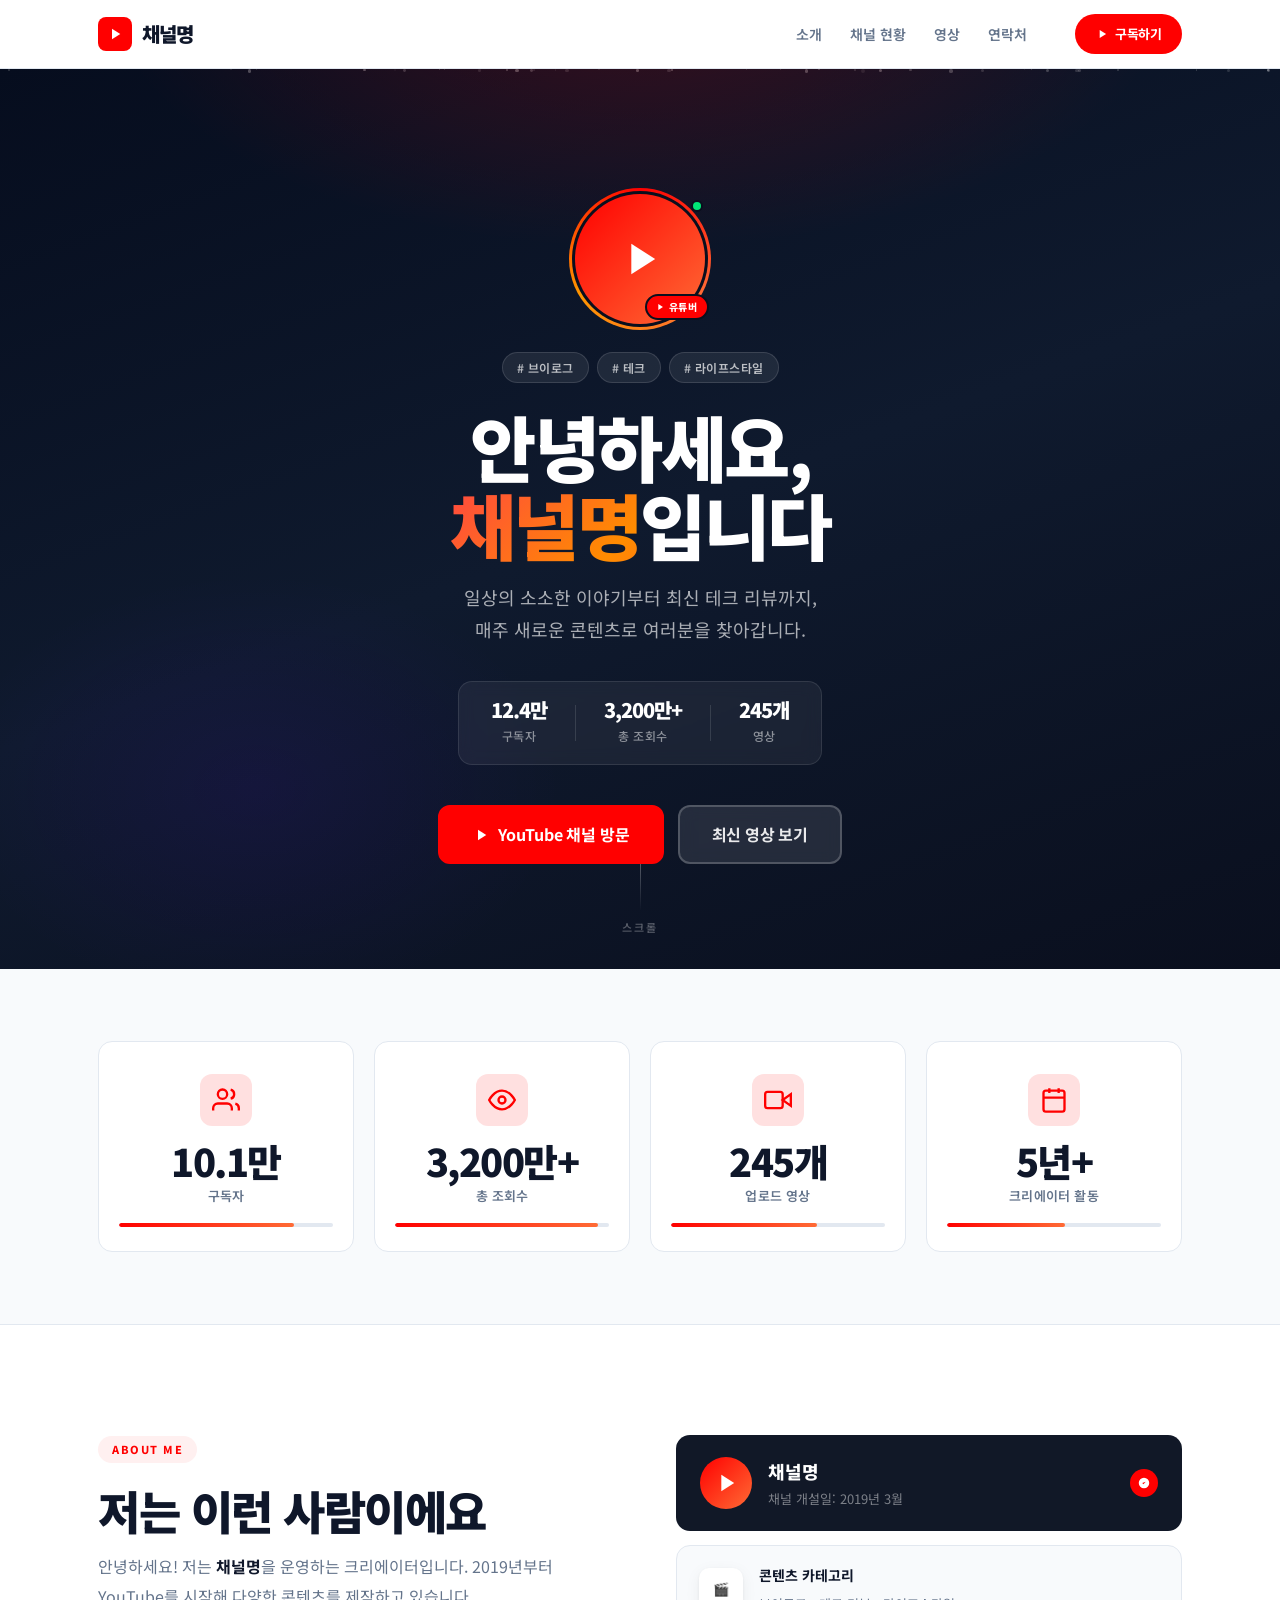
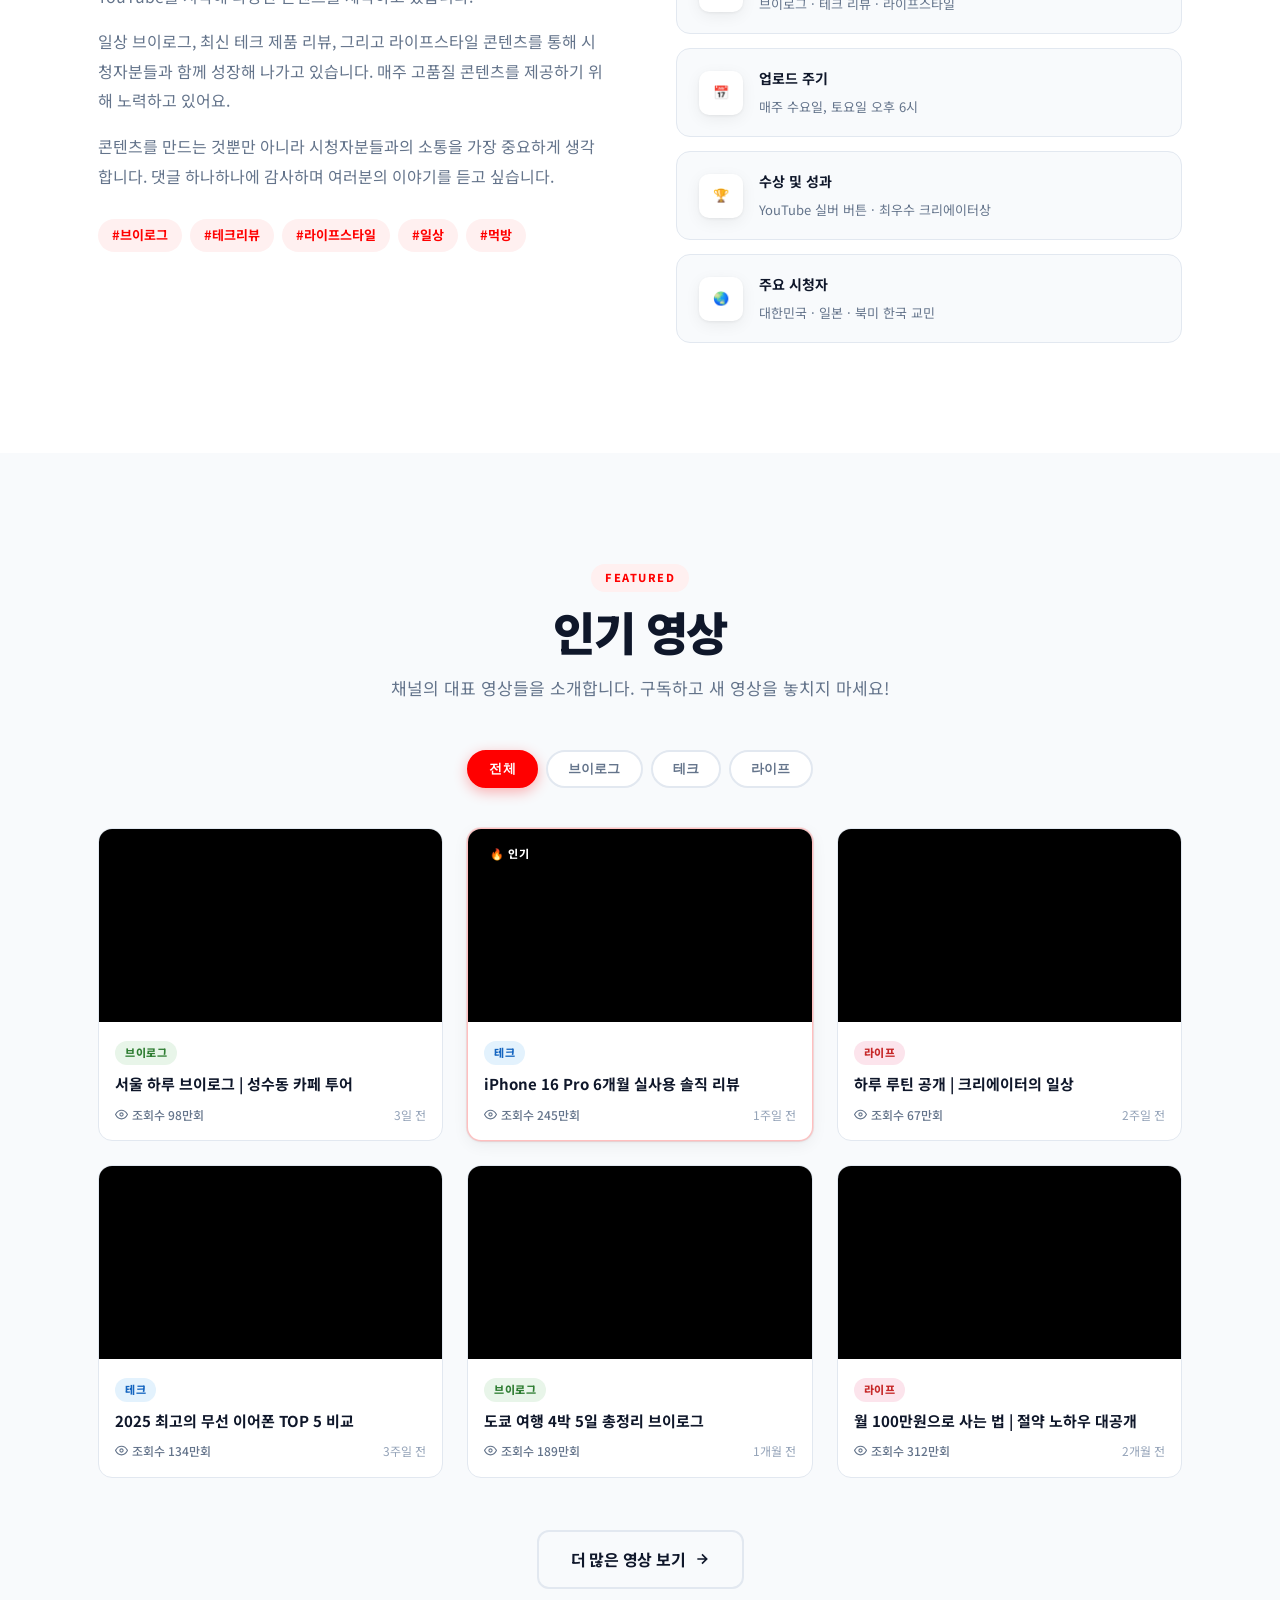
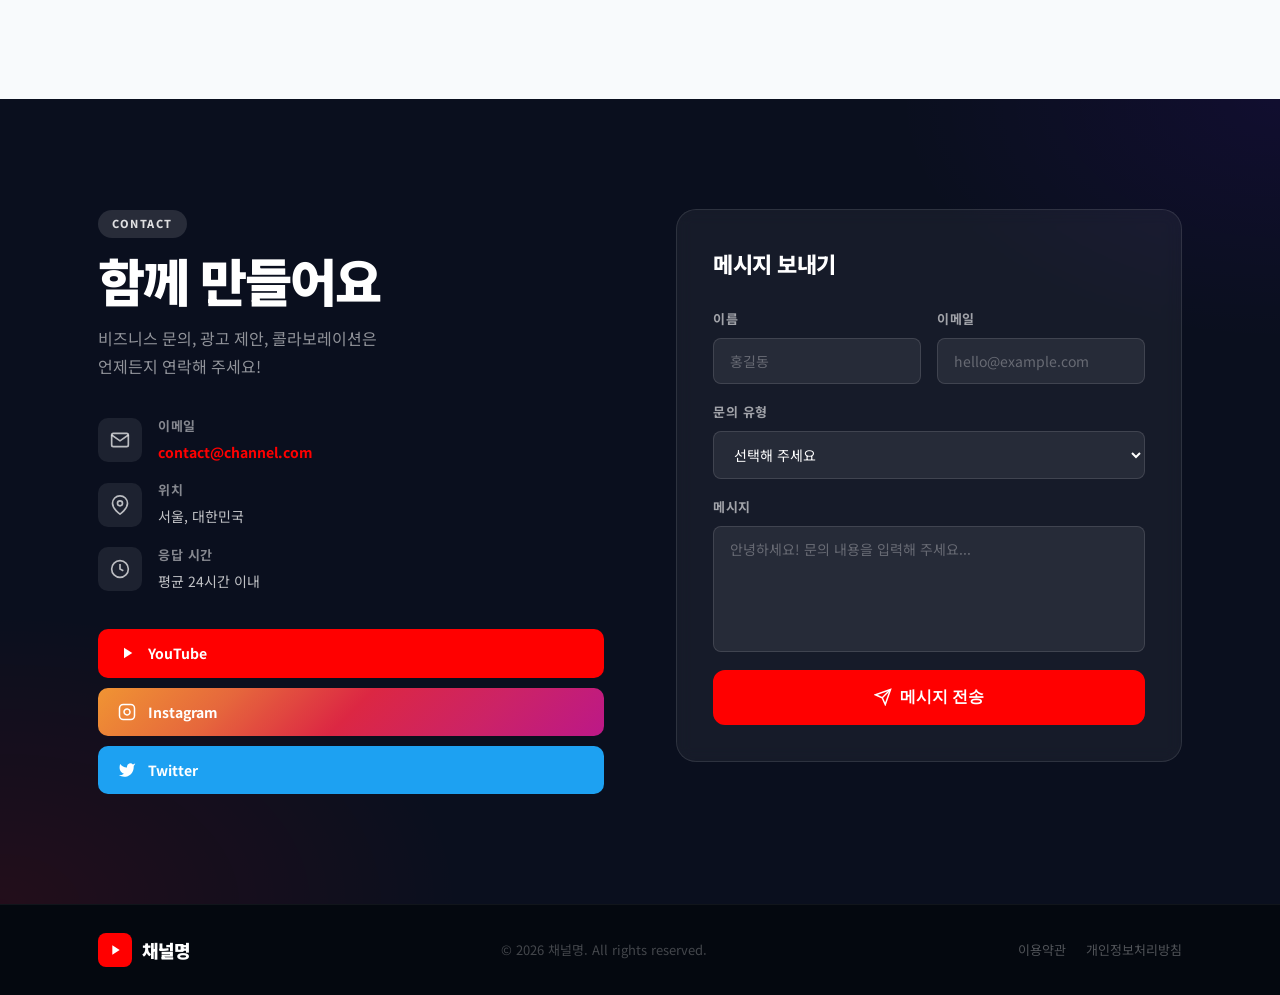
<file: index.html>
<!DOCTYPE html>
<html lang="ko">
<head>
  <meta charset="UTF-8" />
  <meta name="viewport" content="width=device-width, initial-scale=1.0" />
  <title>크리에이터 채널 - YouTube 포트폴리오</title>
  <link rel="stylesheet" href="style.css" />
  <link rel="preconnect" href="https://fonts.googleapis.com" />
  <link rel="preconnect" href="https://fonts.gstatic.com" crossorigin />
  <link href="https://fonts.googleapis.com/css2?family=Noto+Sans+KR:wght@400;500;700;900&display=swap" rel="stylesheet" />
</head>
<body>

  <!-- Scroll Progress Bar -->
  <div class="scroll-progress" id="scrollProgress"></div>

  <!-- Navigation -->
  <nav class="nav" id="nav">
    <div class="container nav-inner">
      <a href="#" class="logo">
        <div class="logo-icon-wrap">
          <svg viewBox="0 0 24 24" fill="currentColor" width="18" height="18"><path d="M8 5v14l11-7z"/></svg>
        </div>
        <span>채널명</span>
      </a>
      <ul class="nav-links" id="navLinks">
        <li><a href="#about" class="nav-link">소개</a></li>
        <li><a href="#stats" class="nav-link">채널 현황</a></li>
        <li><a href="#videos" class="nav-link">영상</a></li>
        <li><a href="#contact" class="nav-link">연락처</a></li>
      </ul>
      <div class="nav-right">
        <a href="https://youtube.com/@채널명" target="_blank" class="btn btn-subscribe">
          <svg viewBox="0 0 24 24" fill="currentColor" width="14" height="14"><path d="M8 5v14l11-7z"/></svg>
          구독하기
        </a>
        <button class="hamburger" id="hamburger" aria-label="메뉴">
          <span></span><span></span><span></span>
        </button>
      </div>
    </div>
  </nav>

  <!-- Hero -->
  <section class="hero" id="hero">
    <div class="hero-particles" id="heroParticles"></div>
    <div class="hero-glow"></div>
    <div class="container hero-inner">
      <div class="hero-content" data-aos="fade-up">
        <div class="profile-wrapper">
          <div class="profile-ring"></div>
          <div class="profile-avatar">
            <svg viewBox="0 0 24 24" fill="currentColor" width="52" height="52"><path d="M8 5v14l11-7z"/></svg>
          </div>
          <div class="profile-badge">
            <svg viewBox="0 0 24 24" fill="currentColor" width="10" height="10"><path d="M8 5v14l11-7z"/></svg>
            유튜버
          </div>
          <div class="live-dot" title="활동 중"></div>
        </div>

        <div class="hero-tags">
          <span class="hero-tag"># 브이로그</span>
          <span class="hero-tag"># 테크</span>
          <span class="hero-tag"># 라이프스타일</span>
        </div>

        <h1 class="hero-title">
          안녕하세요,<br />
          <span class="highlight gradient-text">채널명</span>입니다
        </h1>

        <p class="hero-desc">
          일상의 소소한 이야기부터 최신 테크 리뷰까지,<br />
          매주 새로운 콘텐츠로 여러분을 찾아갑니다.
        </p>

        <div class="hero-quick-stats">
          <div class="quick-stat">
            <strong>12.4만</strong>
            <span>구독자</span>
          </div>
          <div class="quick-stat-divider"></div>
          <div class="quick-stat">
            <strong>3,200만+</strong>
            <span>총 조회수</span>
          </div>
          <div class="quick-stat-divider"></div>
          <div class="quick-stat">
            <strong>245개</strong>
            <span>영상</span>
          </div>
        </div>

        <div class="hero-cta">
          <a href="https://youtube.com/@채널명" target="_blank" class="btn btn-primary btn-lg">
            <svg viewBox="0 0 24 24" fill="currentColor" width="18" height="18"><path d="M8 5v14l11-7z"/></svg>
            YouTube 채널 방문
          </a>
          <a href="#videos" class="btn btn-glass btn-lg">최신 영상 보기</a>
        </div>
      </div>
    </div>

    <div class="hero-scroll-hint">
      <div class="scroll-line"></div>
      <span>스크롤</span>
    </div>
  </section>

  <!-- Stats -->
  <section id="stats" class="stats">
    <div class="container">
      <div class="stats-grid">
        <div class="stat-card" data-aos="fade-up" data-aos-delay="0">
          <div class="stat-icon">
            <svg viewBox="0 0 24 24" fill="none" stroke="currentColor" stroke-width="2" width="28" height="28">
              <path d="M17 21v-2a4 4 0 0 0-4-4H5a4 4 0 0 0-4 4v2"></path>
              <circle cx="9" cy="7" r="4"></circle>
              <path d="M23 21v-2a4 4 0 0 0-3-3.87"></path>
              <path d="M16 3.13a4 4 0 0 1 0 7.75"></path>
            </svg>
          </div>
          <div class="stat-number" data-count="124000" data-suffix="만" data-format="wan">12.4만</div>
          <div class="stat-label">구독자</div>
          <div class="stat-bar"><div class="stat-bar-fill" style="width:82%"></div></div>
        </div>

        <div class="stat-card" data-aos="fade-up" data-aos-delay="80">
          <div class="stat-icon">
            <svg viewBox="0 0 24 24" fill="none" stroke="currentColor" stroke-width="2" width="28" height="28">
              <path d="M1 12s4-8 11-8 11 8 11 8-4 8-11 8-11-8-11-8z"></path>
              <circle cx="12" cy="12" r="3"></circle>
            </svg>
          </div>
          <div class="stat-number" data-count="3200" data-suffix="만+" data-format="exact">3,200만+</div>
          <div class="stat-label">총 조회수</div>
          <div class="stat-bar"><div class="stat-bar-fill" style="width:95%"></div></div>
        </div>

        <div class="stat-card" data-aos="fade-up" data-aos-delay="160">
          <div class="stat-icon">
            <svg viewBox="0 0 24 24" fill="none" stroke="currentColor" stroke-width="2" width="28" height="28">
              <polygon points="23 7 16 12 23 17 23 7"></polygon>
              <rect x="1" y="5" width="15" height="14" rx="2" ry="2"></rect>
            </svg>
          </div>
          <div class="stat-number" data-count="245" data-suffix="개" data-format="exact">245개</div>
          <div class="stat-label">업로드 영상</div>
          <div class="stat-bar"><div class="stat-bar-fill" style="width:68%"></div></div>
        </div>

        <div class="stat-card" data-aos="fade-up" data-aos-delay="240">
          <div class="stat-icon">
            <svg viewBox="0 0 24 24" fill="none" stroke="currentColor" stroke-width="2" width="28" height="28">
              <rect x="3" y="4" width="18" height="18" rx="2" ry="2"></rect>
              <line x1="16" y1="2" x2="16" y2="6"></line>
              <line x1="8" y1="2" x2="8" y2="6"></line>
              <line x1="3" y1="10" x2="21" y2="10"></line>
            </svg>
          </div>
          <div class="stat-number" data-count="5" data-suffix="년+" data-format="exact">5년+</div>
          <div class="stat-label">크리에이터 활동</div>
          <div class="stat-bar"><div class="stat-bar-fill" style="width:55%"></div></div>
        </div>
      </div>
    </div>
  </section>

  <!-- About -->
  <section id="about" class="about">
    <div class="container about-inner">
      <div class="about-text" data-aos="fade-right">
        <span class="section-tag">About Me</span>
        <h2 class="section-title">저는 이런 사람이에요</h2>
        <p>안녕하세요! 저는 <strong>채널명</strong>을 운영하는 크리에이터입니다. 2019년부터 YouTube를 시작해 다양한 콘텐츠를 제작하고 있습니다.</p>
        <p>일상 브이로그, 최신 테크 제품 리뷰, 그리고 라이프스타일 콘텐츠를 통해 시청자분들과 함께 성장해 나가고 있습니다. 매주 고품질 콘텐츠를 제공하기 위해 노력하고 있어요.</p>
        <p>콘텐츠를 만드는 것뿐만 아니라 시청자분들과의 소통을 가장 중요하게 생각합니다. 댓글 하나하나에 감사하며 여러분의 이야기를 듣고 싶습니다.</p>
        <div class="about-tags">
          <span class="tag">#브이로그</span>
          <span class="tag">#테크리뷰</span>
          <span class="tag">#라이프스타일</span>
          <span class="tag">#일상</span>
          <span class="tag">#먹방</span>
        </div>
      </div>

      <div class="about-right" data-aos="fade-left">
        <div class="about-card">
          <div class="about-avatar-lg">
            <svg viewBox="0 0 24 24" fill="currentColor" width="28" height="28"><path d="M8 5v14l11-7z"/></svg>
          </div>
          <div class="about-card-info">
            <strong>채널명</strong>
            <span>채널 개설일: 2019년 3월</span>
          </div>
          <div class="verified-badge" title="인증된 채널">
            <svg viewBox="0 0 24 24" fill="currentColor" width="14" height="14"><path d="M9 12l2 2 4-4m6 2a9 9 0 11-18 0 9 9 0 0118 0z"/></svg>
          </div>
        </div>

        <div class="about-fact" data-aos="fade-left" data-aos-delay="100">
          <span class="fact-icon">🎬</span>
          <div>
            <strong>콘텐츠 카테고리</strong>
            <span>브이로그 · 테크 리뷰 · 라이프스타일</span>
          </div>
        </div>

        <div class="about-fact" data-aos="fade-left" data-aos-delay="180">
          <span class="fact-icon">📅</span>
          <div>
            <strong>업로드 주기</strong>
            <span>매주 수요일, 토요일 오후 6시</span>
          </div>
        </div>

        <div class="about-fact" data-aos="fade-left" data-aos-delay="260">
          <span class="fact-icon">🏆</span>
          <div>
            <strong>수상 및 성과</strong>
            <span>YouTube 실버 버튼 · 최우수 크리에이터상</span>
          </div>
        </div>

        <div class="about-fact" data-aos="fade-left" data-aos-delay="340">
          <span class="fact-icon">🌏</span>
          <div>
            <strong>주요 시청자</strong>
            <span>대한민국 · 일본 · 북미 한국 교민</span>
          </div>
        </div>
      </div>
    </div>
  </section>

  <!-- Featured Videos -->
  <section id="videos" class="videos">
    <div class="container">
      <div class="section-header" data-aos="fade-up">
        <span class="section-tag">Featured</span>
        <h2 class="section-title">인기 영상</h2>
        <p class="section-desc">채널의 대표 영상들을 소개합니다. 구독하고 새 영상을 놓치지 마세요!</p>
      </div>

      <!-- Video Filter Tabs -->
      <div class="video-filters" data-aos="fade-up">
        <button class="filter-btn active" data-filter="all">전체</button>
        <button class="filter-btn" data-filter="vlog">브이로그</button>
        <button class="filter-btn" data-filter="tech">테크</button>
        <button class="filter-btn" data-filter="lifestyle">라이프</button>
      </div>

      <div class="videos-grid" id="videosGrid">

        <!-- Video Card 1 -->
        <div class="video-card" data-category="vlog" data-aos="fade-up" data-aos-delay="0">
          <div class="video-thumb">
            <iframe
              src="https://www.youtube.com/embed/dQw4w9WgXcQ"
              title="서울 하루 브이로그 | 성수동 카페 투어"
              frameborder="0"
              allow="accelerometer; autoplay; clipboard-write; encrypted-media; gyroscope; picture-in-picture"
              allowfullscreen
              loading="lazy">
            </iframe>
          </div>
          <div class="video-info">
            <div class="video-category-badge vlog">브이로그</div>
            <h3 class="video-title">서울 하루 브이로그 | 성수동 카페 투어</h3>
            <div class="video-meta-row">
              <span class="video-views">
                <svg viewBox="0 0 24 24" fill="none" stroke="currentColor" stroke-width="2" width="13" height="13"><path d="M1 12s4-8 11-8 11 8 11 8-4 8-11 8-11-8-11-8z"/><circle cx="12" cy="12" r="3"/></svg>
                조회수 98만회
              </span>
              <span class="video-date">3일 전</span>
            </div>
          </div>
        </div>

        <!-- Video Card 2 -->
        <div class="video-card featured" data-category="tech" data-aos="fade-up" data-aos-delay="80">
          <div class="featured-label">🔥 인기</div>
          <div class="video-thumb">
            <iframe
              src="https://www.youtube.com/embed/dQw4w9WgXcQ"
              title="iPhone 16 Pro 6개월 실사용 솔직 리뷰"
              frameborder="0"
              allow="accelerometer; autoplay; clipboard-write; encrypted-media; gyroscope; picture-in-picture"
              allowfullscreen
              loading="lazy">
            </iframe>
          </div>
          <div class="video-info">
            <div class="video-category-badge tech">테크</div>
            <h3 class="video-title">iPhone 16 Pro 6개월 실사용 솔직 리뷰</h3>
            <div class="video-meta-row">
              <span class="video-views">
                <svg viewBox="0 0 24 24" fill="none" stroke="currentColor" stroke-width="2" width="13" height="13"><path d="M1 12s4-8 11-8 11 8 11 8-4 8-11 8-11-8-11-8z"/><circle cx="12" cy="12" r="3"/></svg>
                조회수 245만회
              </span>
              <span class="video-date">1주일 전</span>
            </div>
          </div>
        </div>

        <!-- Video Card 3 -->
        <div class="video-card" data-category="lifestyle" data-aos="fade-up" data-aos-delay="160">
          <div class="video-thumb">
            <iframe
              src="https://www.youtube.com/embed/dQw4w9WgXcQ"
              title="하루 루틴 공개 | 크리에이터의 일상"
              frameborder="0"
              allow="accelerometer; autoplay; clipboard-write; encrypted-media; gyroscope; picture-in-picture"
              allowfullscreen
              loading="lazy">
            </iframe>
          </div>
          <div class="video-info">
            <div class="video-category-badge lifestyle">라이프</div>
            <h3 class="video-title">하루 루틴 공개 | 크리에이터의 일상</h3>
            <div class="video-meta-row">
              <span class="video-views">
                <svg viewBox="0 0 24 24" fill="none" stroke="currentColor" stroke-width="2" width="13" height="13"><path d="M1 12s4-8 11-8 11 8 11 8-4 8-11 8-11-8-11-8z"/><circle cx="12" cy="12" r="3"/></svg>
                조회수 67만회
              </span>
              <span class="video-date">2주일 전</span>
            </div>
          </div>
        </div>

        <!-- Video Card 4 -->
        <div class="video-card" data-category="tech" data-aos="fade-up" data-aos-delay="0">
          <div class="video-thumb">
            <iframe
              src="https://www.youtube.com/embed/dQw4w9WgXcQ"
              title="2025 최고의 무선 이어폰 TOP 5 비교"
              frameborder="0"
              allow="accelerometer; autoplay; clipboard-write; encrypted-media; gyroscope; picture-in-picture"
              allowfullscreen
              loading="lazy">
            </iframe>
          </div>
          <div class="video-info">
            <div class="video-category-badge tech">테크</div>
            <h3 class="video-title">2025 최고의 무선 이어폰 TOP 5 비교</h3>
            <div class="video-meta-row">
              <span class="video-views">
                <svg viewBox="0 0 24 24" fill="none" stroke="currentColor" stroke-width="2" width="13" height="13"><path d="M1 12s4-8 11-8 11 8 11 8-4 8-11 8-11-8-11-8z"/><circle cx="12" cy="12" r="3"/></svg>
                조회수 134만회
              </span>
              <span class="video-date">3주일 전</span>
            </div>
          </div>
        </div>

        <!-- Video Card 5 -->
        <div class="video-card" data-category="vlog" data-aos="fade-up" data-aos-delay="80">
          <div class="video-thumb">
            <iframe
              src="https://www.youtube.com/embed/dQw4w9WgXcQ"
              title="도쿄 여행 4박 5일 총정리 브이로그"
              frameborder="0"
              allow="accelerometer; autoplay; clipboard-write; encrypted-media; gyroscope; picture-in-picture"
              allowfullscreen
              loading="lazy">
            </iframe>
          </div>
          <div class="video-info">
            <div class="video-category-badge vlog">브이로그</div>
            <h3 class="video-title">도쿄 여행 4박 5일 총정리 브이로그</h3>
            <div class="video-meta-row">
              <span class="video-views">
                <svg viewBox="0 0 24 24" fill="none" stroke="currentColor" stroke-width="2" width="13" height="13"><path d="M1 12s4-8 11-8 11 8 11 8-4 8-11 8-11-8-11-8z"/><circle cx="12" cy="12" r="3"/></svg>
                조회수 189만회
              </span>
              <span class="video-date">1개월 전</span>
            </div>
          </div>
        </div>

        <!-- Video Card 6 -->
        <div class="video-card" data-category="lifestyle" data-aos="fade-up" data-aos-delay="160">
          <div class="video-thumb">
            <iframe
              src="https://www.youtube.com/embed/dQw4w9WgXcQ"
              title="월 100만원으로 사는 법 | 절약 노하우 대공개"
              frameborder="0"
              allow="accelerometer; autoplay; clipboard-write; encrypted-media; gyroscope; picture-in-picture"
              allowfullscreen
              loading="lazy">
            </iframe>
          </div>
          <div class="video-info">
            <div class="video-category-badge lifestyle">라이프</div>
            <h3 class="video-title">월 100만원으로 사는 법 | 절약 노하우 대공개</h3>
            <div class="video-meta-row">
              <span class="video-views">
                <svg viewBox="0 0 24 24" fill="none" stroke="currentColor" stroke-width="2" width="13" height="13"><path d="M1 12s4-8 11-8 11 8 11 8-4 8-11 8-11-8-11-8z"/><circle cx="12" cy="12" r="3"/></svg>
                조회수 312만회
              </span>
              <span class="video-date">2개월 전</span>
            </div>
          </div>
        </div>

      </div>

      <div class="videos-more" data-aos="fade-up">
        <a href="https://youtube.com/@채널명" target="_blank" class="btn btn-outline btn-lg">
          더 많은 영상 보기
          <svg viewBox="0 0 24 24" fill="none" stroke="currentColor" stroke-width="2.5" width="16" height="16"><path d="M5 12h14M12 5l7 7-7 7"/></svg>
        </a>
      </div>
    </div>
  </section>

  <!-- Contact -->
  <section id="contact" class="contact">
    <div class="contact-bg-pattern"></div>
    <div class="container contact-inner">

      <div class="contact-left" data-aos="fade-right">
        <span class="section-tag light">Contact</span>
        <h2 class="contact-title">함께 만들어요</h2>
        <p class="contact-desc">비즈니스 문의, 광고 제안, 콜라보레이션은<br />언제든지 연락해 주세요!</p>

        <div class="contact-info-list">
          <div class="contact-info-item">
            <div class="contact-info-icon">
              <svg viewBox="0 0 24 24" fill="none" stroke="currentColor" stroke-width="2" width="20" height="20"><path d="M4 4h16c1.1 0 2 .9 2 2v12c0 1.1-.9 2-2 2H4c-1.1 0-2-.9-2-2V6c0-1.1.9-2 2-2z"/><polyline points="22,6 12,13 2,6"/></svg>
            </div>
            <div>
              <strong>이메일</strong>
              <a href="mailto:contact@channel.com" class="contact-link">contact@channel.com</a>
            </div>
          </div>
          <div class="contact-info-item">
            <div class="contact-info-icon">
              <svg viewBox="0 0 24 24" fill="none" stroke="currentColor" stroke-width="2" width="20" height="20"><path d="M21 10c0 7-9 13-9 13s-9-6-9-13a9 9 0 0 1 18 0z"/><circle cx="12" cy="10" r="3"/></svg>
            </div>
            <div>
              <strong>위치</strong>
              <span>서울, 대한민국</span>
            </div>
          </div>
          <div class="contact-info-item">
            <div class="contact-info-icon">
              <svg viewBox="0 0 24 24" fill="none" stroke="currentColor" stroke-width="2" width="20" height="20"><circle cx="12" cy="12" r="10"/><polyline points="12 6 12 12 16 14"/></svg>
            </div>
            <div>
              <strong>응답 시간</strong>
              <span>평균 24시간 이내</span>
            </div>
          </div>
        </div>

        <div class="social-links">
          <a href="https://youtube.com/@채널명" target="_blank" class="social-btn youtube">
            <svg viewBox="0 0 24 24" fill="currentColor" width="18" height="18"><path d="M8 5v14l11-7z"/></svg>
            YouTube
          </a>
          <a href="https://instagram.com/채널명" target="_blank" class="social-btn instagram">
            <svg viewBox="0 0 24 24" fill="none" stroke="currentColor" stroke-width="2" width="18" height="18"><rect x="2" y="2" width="20" height="20" rx="5" ry="5"/><path d="M16 11.37A4 4 0 1 1 12.63 8 4 4 0 0 1 16 11.37z"/><line x1="17.5" y1="6.5" x2="17.51" y2="6.5"/></svg>
            Instagram
          </a>
          <a href="https://twitter.com/채널명" target="_blank" class="social-btn twitter">
            <svg viewBox="0 0 24 24" fill="currentColor" width="18" height="18"><path d="M23 3a10.9 10.9 0 0 1-3.14 1.53 4.48 4.48 0 0 0-7.86 3v1A10.66 10.66 0 0 1 3 4s-4 9 5 13a11.64 11.64 0 0 1-7 2c9 5 20 0 20-11.5a4.5 4.5 0 0 0-.08-.83A7.72 7.72 0 0 0 23 3z"/></svg>
            Twitter
          </a>
        </div>
      </div>

      <div class="contact-right" data-aos="fade-left">
        <form class="contact-form" id="contactForm" novalidate>
          <h3 class="form-title">메시지 보내기</h3>
          <div class="form-row">
            <div class="form-group">
              <label for="name">이름</label>
              <input type="text" id="name" name="name" placeholder="홍길동" required />
            </div>
            <div class="form-group">
              <label for="email">이메일</label>
              <input type="email" id="email" name="email" placeholder="hello@example.com" required />
            </div>
          </div>
          <div class="form-group">
            <label for="subject">문의 유형</label>
            <select id="subject" name="subject">
              <option value="">선택해 주세요</option>
              <option value="business">비즈니스 제안</option>
              <option value="collab">콜라보레이션</option>
              <option value="ad">광고 문의</option>
              <option value="other">기타</option>
            </select>
          </div>
          <div class="form-group">
            <label for="message">메시지</label>
            <textarea id="message" name="message" rows="5" placeholder="안녕하세요! 문의 내용을 입력해 주세요..." required></textarea>
          </div>
          <button type="submit" class="btn btn-primary btn-lg btn-full" id="submitBtn">
            <svg viewBox="0 0 24 24" fill="none" stroke="currentColor" stroke-width="2" width="18" height="18"><line x1="22" y1="2" x2="11" y2="13"/><polygon points="22 2 15 22 11 13 2 9 22 2"/></svg>
            메시지 전송
          </button>
          <div class="form-success" id="formSuccess" style="display:none">
            <svg viewBox="0 0 24 24" fill="none" stroke="currentColor" stroke-width="2.5" width="24" height="24"><polyline points="20 6 9 17 4 12"/></svg>
            메시지가 성공적으로 전송되었습니다!
          </div>
        </form>
      </div>

    </div>
  </section>

  <!-- Footer -->
  <footer class="footer">
    <div class="container footer-inner">
      <a href="#" class="logo footer-logo">
        <div class="logo-icon-wrap">
          <svg viewBox="0 0 24 24" fill="currentColor" width="16" height="16"><path d="M8 5v14l11-7z"/></svg>
        </div>
        채널명
      </a>
      <p class="footer-copy">© 2026 채널명. All rights reserved.</p>
      <div class="footer-links">
        <a href="#">이용약관</a>
        <a href="#">개인정보처리방침</a>
      </div>
    </div>
  </footer>

  <script src="app.js"></script>
</body>
</html>
</file>
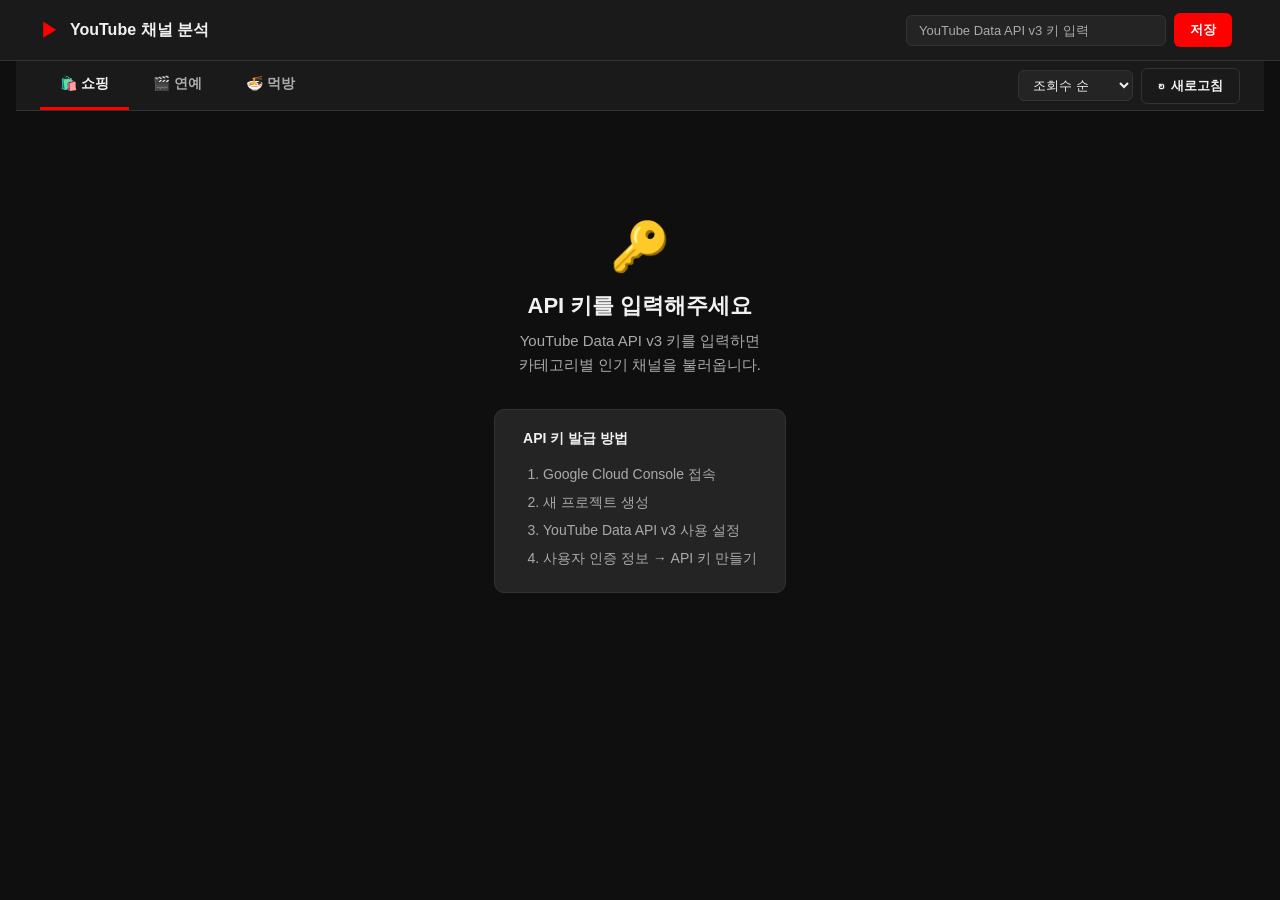
<file: youtube/index.html>
<!DOCTYPE html>
<html lang="ko">
<head>
  <meta charset="UTF-8" />
  <meta name="viewport" content="width=device-width, initial-scale=1.0" />
  <title>YouTube 채널 일별 조회수 대시보드</title>
  <link rel="stylesheet" href="style.css" />
</head>
<body>

  <div class="app">
    <!-- Header -->
    <header class="header">
      <div class="header-inner">
        <div class="header-left">
          <span class="logo-icon">▶</span>
          <h1 class="header-title">YouTube 채널 분석</h1>
        </div>
        <div class="api-key-area">
          <input type="password" id="apiKeyInput" class="api-input" placeholder="YouTube Data API v3 키 입력" />
          <button id="saveKeyBtn" class="btn btn-primary">저장</button>
          <span id="keyStatus" class="key-status"></span>
        </div>
      </div>
    </header>

    <!-- Category Tabs -->
    <div class="tabs-bar">
      <div class="tabs">
        <button class="tab active" data-category="쇼핑" data-query="쇼핑 추천 하울">🛍️ 쇼핑</button>
        <button class="tab" data-category="연예" data-query="연예인 예능 드라마">🎬 연예</button>
        <button class="tab" data-category="먹방" data-query="먹방 맛집">🍜 먹방</button>
      </div>
      <div class="tab-actions">
        <select id="sortSelect" class="sort-select">
          <option value="viewCount">조회수 순</option>
          <option value="subscriberCount">구독자 순</option>
          <option value="dailyChange">일별 증가 순</option>
        </select>
        <button id="refreshBtn" class="btn btn-outline">
          <span id="refreshIcon">↻</span> 새로고침
        </button>
      </div>
    </div>

    <!-- Stats Bar -->
    <div class="stats-bar" id="statsBar" style="display:none">
      <div class="stat-item">
        <span class="stat-label">분석 채널 수</span>
        <span class="stat-value" id="totalChannels">0</span>
      </div>
      <div class="stat-item">
        <span class="stat-label">마지막 업데이트</span>
        <span class="stat-value" id="lastUpdated">-</span>
      </div>
      <div class="stat-item">
        <span class="stat-label">일별 변화 추적</span>
        <span class="stat-value" id="trackingStatus">-</span>
      </div>
    </div>

    <!-- Main Content -->
    <main class="main">
      <!-- Empty State -->
      <div id="emptyState" class="empty-state">
        <div class="empty-icon">🔑</div>
        <h2>API 키를 입력해주세요</h2>
        <p>YouTube Data API v3 키를 입력하면<br/>카테고리별 인기 채널을 불러옵니다.</p>
        <div class="api-guide">
          <strong>API 키 발급 방법</strong>
          <ol>
            <li>Google Cloud Console 접속</li>
            <li>새 프로젝트 생성</li>
            <li>YouTube Data API v3 사용 설정</li>
            <li>사용자 인증 정보 → API 키 만들기</li>
          </ol>
        </div>
      </div>

      <!-- Loading -->
      <div id="loadingState" class="loading-state" style="display:none">
        <div class="spinner"></div>
        <p>채널 데이터를 불러오는 중...</p>
      </div>

      <!-- Error -->
      <div id="errorState" class="error-state" style="display:none">
        <div class="error-icon">⚠️</div>
        <h2 id="errorTitle">오류가 발생했습니다</h2>
        <p id="errorMsg"></p>
        <button class="btn btn-primary" onclick="retryFetch()">다시 시도</button>
      </div>

      <!-- Channel Grid -->
      <div id="channelGrid" class="channel-grid" style="display:none"></div>
    </main>
  </div>

  <script src="app.js"></script>
</body>
</html>
</file>
<file: style.css>
/* ===== Reset & Base ===== */
*, *::before, *::after { box-sizing: border-box; margin: 0; padding: 0; }

:root {
  --red: #ff0000;
  --red-dark: #cc0000;
  --red-mid: #e60000;
  --red-light: #fff0f0;
  --red-alpha: rgba(255, 0, 0, .12);
  --text: #0f172a;
  --text-muted: #64748b;
  --text-faint: #94a3b8;
  --border: #e2e8f0;
  --border-hover: #cbd5e1;
  --bg: #ffffff;
  --bg-subtle: #f8fafc;
  --bg-card: #ffffff;
  --bg-dark: #0a0f1e;
  --bg-dark-2: #111827;
  --radius: 14px;
  --radius-sm: 8px;
  --radius-lg: 20px;
  --shadow: 0 1px 3px rgba(0,0,0,.06), 0 4px 16px rgba(0,0,0,.06);
  --shadow-md: 0 4px 20px rgba(0,0,0,.1);
  --shadow-lg: 0 12px 40px rgba(0,0,0,.14);
  --shadow-red: 0 8px 32px rgba(255,0,0,.25);
  --transition: .25s cubic-bezier(.4, 0, .2, 1);
}

html { scroll-behavior: smooth; }

body {
  font-family: 'Noto Sans KR', -apple-system, BlinkMacSystemFont, 'Segoe UI', sans-serif;
  color: var(--text);
  background: var(--bg);
  line-height: 1.6;
  -webkit-font-smoothing: antialiased;
  overflow-x: hidden;
}

.container { max-width: 1140px; margin: 0 auto; padding: 0 28px; }

/* ===== Scroll Progress ===== */
.scroll-progress {
  position: fixed;
  top: 0;
  left: 0;
  height: 3px;
  width: 0%;
  background: linear-gradient(90deg, var(--red), #ff6b35, var(--red));
  background-size: 200% 100%;
  z-index: 9999;
  transition: width .1s linear;
  animation: shimmer 2s infinite linear;
}
@keyframes shimmer {
  0% { background-position: -200% 0; }
  100% { background-position: 200% 0; }
}

/* ===== Buttons ===== */
.btn {
  display: inline-flex;
  align-items: center;
  justify-content: center;
  gap: 8px;
  padding: 11px 22px;
  border-radius: 10px;
  font-size: 14px;
  font-weight: 700;
  text-decoration: none;
  cursor: pointer;
  transition: all var(--transition);
  border: 2px solid transparent;
  white-space: nowrap;
  letter-spacing: -.2px;
}
.btn-primary {
  background: var(--red);
  color: #fff;
  border-color: var(--red);
}
.btn-primary:hover {
  background: var(--red-dark);
  border-color: var(--red-dark);
  transform: translateY(-2px);
  box-shadow: var(--shadow-red);
}
.btn-outline {
  background: transparent;
  color: var(--text);
  border-color: var(--border);
}
.btn-outline:hover {
  border-color: var(--text);
  background: var(--bg-subtle);
  transform: translateY(-2px);
}
.btn-glass {
  background: rgba(255,255,255,.1);
  color: rgba(255,255,255,.9);
  border-color: rgba(255,255,255,.2);
  backdrop-filter: blur(8px);
}
.btn-glass:hover {
  background: rgba(255,255,255,.2);
  border-color: rgba(255,255,255,.4);
  color: #fff;
  transform: translateY(-2px);
}
.btn-subscribe {
  display: inline-flex;
  align-items: center;
  gap: 6px;
  background: var(--red);
  color: #fff;
  border-radius: 100px;
  padding: 8px 18px;
  font-size: 13px;
  font-weight: 700;
  text-decoration: none;
  transition: all var(--transition);
}
.btn-subscribe:hover {
  background: var(--red-dark);
  transform: translateY(-1px);
  box-shadow: 0 4px 16px rgba(255,0,0,.35);
}
.btn-lg { padding: 15px 32px; font-size: 16px; border-radius: 12px; }
.btn-full { width: 100%; }

/* ===== Nav ===== */
.nav {
  position: sticky;
  top: 0;
  z-index: 1000;
  background: rgba(255,255,255,.92);
  backdrop-filter: blur(16px);
  -webkit-backdrop-filter: blur(16px);
  border-bottom: 1px solid var(--border);
  transition: box-shadow var(--transition);
}
.nav.scrolled {
  box-shadow: 0 4px 24px rgba(0,0,0,.08);
}
.nav-inner {
  display: flex;
  align-items: center;
  height: 68px;
  gap: 36px;
}
.logo {
  display: flex;
  align-items: center;
  gap: 10px;
  font-size: 20px;
  font-weight: 900;
  color: var(--text);
  text-decoration: none;
  letter-spacing: -1px;
  flex-shrink: 0;
}
.logo-icon-wrap {
  width: 34px;
  height: 34px;
  background: var(--red);
  border-radius: 8px;
  display: flex;
  align-items: center;
  justify-content: center;
  color: #fff;
  flex-shrink: 0;
  transition: transform var(--transition);
}
.logo:hover .logo-icon-wrap {
  transform: scale(1.05) rotate(-3deg);
}
.nav-links {
  display: flex;
  gap: 4px;
  list-style: none;
  margin-left: auto;
}
.nav-link {
  display: block;
  color: var(--text-muted);
  text-decoration: none;
  font-size: 14px;
  font-weight: 600;
  padding: 6px 12px;
  border-radius: var(--radius-sm);
  transition: all var(--transition);
}
.nav-link:hover, .nav-link.active {
  color: var(--text);
  background: var(--bg-subtle);
}
.nav-link.active { color: var(--red); }

.nav-right {
  display: flex;
  align-items: center;
  gap: 12px;
  flex-shrink: 0;
}
.hamburger {
  display: none;
  flex-direction: column;
  gap: 5px;
  background: none;
  border: none;
  cursor: pointer;
  padding: 6px;
  border-radius: 8px;
  transition: background var(--transition);
}
.hamburger:hover { background: var(--bg-subtle); }
.hamburger span {
  display: block;
  width: 22px;
  height: 2px;
  background: var(--text);
  border-radius: 2px;
  transition: all var(--transition);
}
.hamburger.open span:nth-child(1) { transform: translateY(7px) rotate(45deg); }
.hamburger.open span:nth-child(2) { opacity: 0; }
.hamburger.open span:nth-child(3) { transform: translateY(-7px) rotate(-45deg); }

/* ===== Hero ===== */
.hero {
  position: relative;
  padding: 120px 0 100px;
  background: linear-gradient(160deg, #060d1e 0%, #0f1a2e 50%, #0a0f1e 100%);
  overflow: hidden;
  text-align: center;
  min-height: 100vh;
  display: flex;
  flex-direction: column;
  justify-content: center;
}
.hero-particles {
  position: absolute;
  inset: 0;
  pointer-events: none;
  overflow: hidden;
}
.particle {
  position: absolute;
  width: 2px;
  height: 2px;
  background: rgba(255, 255, 255, .5);
  border-radius: 50%;
  animation: floatParticle linear infinite;
}
@keyframes floatParticle {
  0% { transform: translateY(100vh) rotate(0deg); opacity: 0; }
  10% { opacity: 1; }
  90% { opacity: 1; }
  100% { transform: translateY(-100px) rotate(720deg); opacity: 0; }
}
.hero-glow {
  position: absolute;
  inset: 0;
  background:
    radial-gradient(ellipse 70% 50% at 50% -10%, rgba(255,0,0,.2) 0%, transparent 60%),
    radial-gradient(ellipse 40% 40% at 20% 80%, rgba(100, 0, 255, .08) 0%, transparent 60%);
  pointer-events: none;
}
.hero-inner {
  position: relative;
  z-index: 1;
  display: flex;
  flex-direction: column;
  align-items: center;
}
.hero-content { max-width: 680px; }

/* Profile */
.profile-wrapper {
  position: relative;
  width: 130px;
  height: 130px;
  margin: 0 auto 28px;
}
.profile-ring {
  position: absolute;
  inset: -6px;
  border-radius: 50%;
  background: conic-gradient(from 0deg, var(--red), #ff6b35, #ff9500, var(--red));
  animation: rotatering 4s linear infinite;
}
@keyframes rotatering {
  from { transform: rotate(0deg); }
  to { transform: rotate(360deg); }
}
.profile-ring::after {
  content: '';
  position: absolute;
  inset: 3px;
  background: #0a0f1e;
  border-radius: 50%;
}
.profile-avatar {
  position: absolute;
  inset: 0;
  border-radius: 50%;
  background: linear-gradient(135deg, var(--red) 0%, #ff6b35 100%);
  display: flex;
  align-items: center;
  justify-content: center;
  color: #fff;
  z-index: 1;
}
.profile-badge {
  position: absolute;
  bottom: 4px;
  right: -4px;
  background: var(--red);
  color: #fff;
  font-size: 10px;
  font-weight: 800;
  padding: 3px 10px 3px 8px;
  border-radius: 100px;
  border: 2px solid #0a0f1e;
  display: flex;
  align-items: center;
  gap: 4px;
  z-index: 2;
  letter-spacing: .3px;
}
.live-dot {
  position: absolute;
  top: 6px;
  right: 2px;
  width: 12px;
  height: 12px;
  background: #00e676;
  border-radius: 50%;
  border: 2px solid #0a0f1e;
  z-index: 3;
  animation: pulse-live 2s ease infinite;
}
@keyframes pulse-live {
  0%, 100% { box-shadow: 0 0 0 0 rgba(0,230,118,.4); }
  50% { box-shadow: 0 0 0 6px rgba(0,230,118,0); }
}

/* Hero Text */
.hero-tags {
  display: flex;
  gap: 8px;
  justify-content: center;
  flex-wrap: wrap;
  margin-bottom: 24px;
}
.hero-tag {
  padding: 5px 14px;
  background: rgba(255,255,255,.08);
  color: rgba(255,255,255,.7);
  border: 1px solid rgba(255,255,255,.12);
  border-radius: 100px;
  font-size: 12px;
  font-weight: 600;
  letter-spacing: .5px;
}
.hero-title {
  font-size: clamp(40px, 6vw, 72px);
  font-weight: 900;
  line-height: 1.08;
  letter-spacing: -2.5px;
  color: #fff;
  margin-bottom: 20px;
}
.gradient-text {
  background: linear-gradient(135deg, #ff4444 0%, #ff8c00 50%, #ff4444 100%);
  background-size: 200% auto;
  -webkit-background-clip: text;
  -webkit-text-fill-color: transparent;
  background-clip: text;
  animation: gradient-move 3s ease infinite;
}
@keyframes gradient-move {
  0%, 100% { background-position: 0% center; }
  50% { background-position: 100% center; }
}
.hero-desc {
  font-size: 18px;
  color: rgba(255,255,255,.65);
  max-width: 520px;
  margin: 0 auto 36px;
  line-height: 1.75;
}
.hero-quick-stats {
  display: inline-flex;
  align-items: center;
  gap: 28px;
  background: rgba(255,255,255,.06);
  border: 1px solid rgba(255,255,255,.1);
  border-radius: var(--radius);
  padding: 16px 32px;
  margin-bottom: 40px;
  backdrop-filter: blur(8px);
}
.quick-stat { text-align: center; }
.quick-stat strong {
  display: block;
  font-size: 20px;
  font-weight: 900;
  color: #fff;
  letter-spacing: -1px;
  line-height: 1.2;
}
.quick-stat span {
  font-size: 12px;
  color: rgba(255,255,255,.5);
  font-weight: 500;
  letter-spacing: .5px;
}
.quick-stat-divider {
  width: 1px;
  height: 36px;
  background: rgba(255,255,255,.12);
}
.hero-cta {
  display: flex;
  gap: 14px;
  flex-wrap: wrap;
  justify-content: center;
}

/* Scroll Hint */
.hero-scroll-hint {
  position: absolute;
  bottom: 32px;
  left: 50%;
  transform: translateX(-50%);
  display: flex;
  flex-direction: column;
  align-items: center;
  gap: 8px;
  color: rgba(255,255,255,.3);
  font-size: 11px;
  font-weight: 600;
  letter-spacing: 2px;
  text-transform: uppercase;
}
.scroll-line {
  width: 1px;
  height: 48px;
  background: linear-gradient(to bottom, rgba(255,255,255,.3), transparent);
  animation: scroll-bounce 2s ease infinite;
}
@keyframes scroll-bounce {
  0%, 100% { transform: scaleY(1); transform-origin: top; }
  50% { transform: scaleY(.5); transform-origin: top; }
}

/* ===== Stats ===== */
.stats {
  padding: 72px 0;
  background: var(--bg-subtle);
  border-bottom: 1px solid var(--border);
}
.stats-grid {
  display: grid;
  grid-template-columns: repeat(4, 1fr);
  gap: 20px;
}
.stat-card {
  padding: 32px 20px 24px;
  background: var(--bg-card);
  border-radius: var(--radius);
  border: 1px solid var(--border);
  transition: all var(--transition);
  text-align: center;
  position: relative;
  overflow: hidden;
}
.stat-card::before {
  content: '';
  position: absolute;
  top: 0;
  left: 0;
  right: 0;
  height: 3px;
  background: linear-gradient(90deg, var(--red), #ff6b35);
  transform: scaleX(0);
  transition: transform var(--transition);
  transform-origin: left;
}
.stat-card:hover {
  border-color: var(--border-hover);
  box-shadow: var(--shadow-lg);
  transform: translateY(-6px);
}
.stat-card:hover::before { transform: scaleX(1); }
.stat-icon {
  width: 52px;
  height: 52px;
  background: var(--red-alpha);
  border-radius: 12px;
  display: flex;
  align-items: center;
  justify-content: center;
  margin: 0 auto 16px;
  color: var(--red);
  transition: all var(--transition);
}
.stat-card:hover .stat-icon {
  background: var(--red);
  color: #fff;
  transform: scale(1.08);
}
.stat-number {
  font-size: 38px;
  font-weight: 900;
  letter-spacing: -1.5px;
  color: var(--text);
  margin-bottom: 6px;
  line-height: 1;
}
.stat-label {
  font-size: 13px;
  color: var(--text-muted);
  font-weight: 600;
  margin-bottom: 16px;
  letter-spacing: .2px;
}
.stat-bar {
  height: 4px;
  background: var(--border);
  border-radius: 100px;
  overflow: hidden;
}
.stat-bar-fill {
  height: 100%;
  background: linear-gradient(90deg, var(--red), #ff6b35);
  border-radius: 100px;
  width: 0%;
  transition: width 1.2s cubic-bezier(.4, 0, .2, 1) .3s;
}
.stat-card.animated .stat-bar-fill { width: var(--target-width, 0%); }

/* ===== Section Commons ===== */
.section-tag {
  display: inline-flex;
  align-items: center;
  padding: 5px 14px;
  background: var(--red-light);
  color: var(--red);
  border-radius: 100px;
  font-size: 11px;
  font-weight: 800;
  text-transform: uppercase;
  letter-spacing: 1.5px;
  margin-bottom: 14px;
}
.section-tag.light {
  background: rgba(255,255,255,.12);
  color: rgba(255,255,255,.85);
}
.section-title {
  font-size: clamp(30px, 4vw, 46px);
  font-weight: 900;
  letter-spacing: -1.5px;
  line-height: 1.1;
  margin-bottom: 16px;
}
.section-header {
  text-align: center;
  margin-bottom: 48px;
}
.section-desc {
  color: var(--text-muted);
  font-size: 17px;
  line-height: 1.75;
  max-width: 520px;
  margin: 0 auto;
}

/* ===== About ===== */
.about { padding: 110px 0; }
.about-inner {
  display: grid;
  grid-template-columns: 1fr 1fr;
  gap: 72px;
  align-items: start;
}
.about-text .section-title { margin-top: 8px; }
.about-text p {
  color: var(--text-muted);
  font-size: 16px;
  line-height: 1.85;
  margin-bottom: 16px;
}
.about-text p strong { color: var(--text); font-weight: 700; }
.about-tags {
  display: flex;
  flex-wrap: wrap;
  gap: 8px;
  margin-top: 28px;
}
.tag {
  padding: 6px 14px;
  background: var(--red-light);
  color: var(--red);
  border-radius: 100px;
  font-size: 13px;
  font-weight: 700;
  transition: all var(--transition);
  cursor: default;
}
.tag:hover { background: var(--red); color: #fff; }

.about-right {
  display: flex;
  flex-direction: column;
  gap: 14px;
}
.about-card {
  display: flex;
  align-items: center;
  gap: 16px;
  padding: 22px 24px;
  background: var(--bg-dark-2);
  border-radius: var(--radius);
  color: #fff;
  position: relative;
}
.about-avatar-lg {
  width: 52px;
  height: 52px;
  background: linear-gradient(135deg, var(--red), #ff6b35);
  border-radius: 50%;
  display: flex;
  align-items: center;
  justify-content: center;
  color: #fff;
  flex-shrink: 0;
}
.about-card-info {
  display: flex;
  flex-direction: column;
  gap: 3px;
  flex: 1;
}
.about-card-info strong { font-size: 18px; font-weight: 800; }
.about-card-info span { font-size: 13px; color: rgba(255,255,255,.45); }
.verified-badge {
  width: 28px;
  height: 28px;
  background: var(--red);
  border-radius: 50%;
  display: flex;
  align-items: center;
  justify-content: center;
  color: #fff;
  flex-shrink: 0;
}
.about-fact {
  display: flex;
  align-items: center;
  gap: 16px;
  padding: 18px 22px;
  background: var(--bg-subtle);
  border: 1px solid var(--border);
  border-radius: var(--radius);
  transition: all var(--transition);
}
.about-fact:hover {
  border-color: var(--red);
  background: var(--red-light);
  transform: translateX(4px);
}
.fact-icon {
  font-size: 24px;
  flex-shrink: 0;
  width: 44px;
  height: 44px;
  display: flex;
  align-items: center;
  justify-content: center;
  background: var(--bg);
  border-radius: 10px;
  box-shadow: var(--shadow);
}
.about-fact strong { display: block; font-size: 14px; font-weight: 700; margin-bottom: 3px; }
.about-fact span { font-size: 13px; color: var(--text-muted); }

/* ===== Videos ===== */
.videos {
  padding: 110px 0;
  background: var(--bg-subtle);
}
.video-filters {
  display: flex;
  gap: 8px;
  justify-content: center;
  margin-bottom: 40px;
  flex-wrap: wrap;
}
.filter-btn {
  padding: 8px 20px;
  border-radius: 100px;
  border: 2px solid var(--border);
  background: var(--bg);
  color: var(--text-muted);
  font-size: 13px;
  font-weight: 700;
  cursor: pointer;
  transition: all var(--transition);
  letter-spacing: .2px;
}
.filter-btn:hover { border-color: var(--border-hover); color: var(--text); }
.filter-btn.active {
  background: var(--red);
  color: #fff;
  border-color: var(--red);
  box-shadow: 0 4px 14px rgba(255,0,0,.3);
}
.videos-grid {
  display: grid;
  grid-template-columns: repeat(3, 1fr);
  gap: 24px;
  margin-bottom: 52px;
}
.video-card {
  background: var(--bg-card);
  border-radius: var(--radius);
  overflow: hidden;
  border: 1px solid var(--border);
  transition: all var(--transition);
  position: relative;
}
.video-card:hover {
  box-shadow: var(--shadow-lg);
  transform: translateY(-6px);
  border-color: transparent;
}
.video-card.hidden { display: none; }
.video-card.featured {
  border-color: rgba(255,0,0,.25);
  box-shadow: 0 0 0 1px rgba(255,0,0,.1), var(--shadow);
}
.featured-label {
  position: absolute;
  top: 12px;
  left: 12px;
  z-index: 2;
  background: rgba(0,0,0,.75);
  color: #fff;
  font-size: 11px;
  font-weight: 800;
  padding: 4px 10px;
  border-radius: 100px;
  backdrop-filter: blur(8px);
  letter-spacing: .5px;
}
.video-thumb {
  position: relative;
  aspect-ratio: 16/9;
  background: #000;
}
.video-thumb iframe {
  width: 100%;
  height: 100%;
  display: block;
}
.video-info { padding: 16px; }
.video-category-badge {
  display: inline-block;
  padding: 3px 10px;
  border-radius: 100px;
  font-size: 11px;
  font-weight: 800;
  letter-spacing: .5px;
  text-transform: uppercase;
  margin-bottom: 8px;
}
.video-category-badge.vlog { background: #e8f5e9; color: #2e7d32; }
.video-category-badge.tech { background: #e3f2fd; color: #1565c0; }
.video-category-badge.lifestyle { background: #fce4ec; color: #c62828; }
.video-title {
  font-size: 15px;
  font-weight: 700;
  line-height: 1.45;
  margin-bottom: 10px;
  display: -webkit-box;
  -webkit-line-clamp: 2;
  -webkit-box-orient: vertical;
  overflow: hidden;
}
.video-meta-row {
  display: flex;
  justify-content: space-between;
  align-items: center;
}
.video-views {
  display: flex;
  align-items: center;
  gap: 4px;
  font-size: 12px;
  color: var(--text-muted);
  font-weight: 500;
}
.video-date {
  font-size: 12px;
  color: var(--text-faint);
}
.videos-more { text-align: center; }
.videos-more .btn-outline:hover svg {
  transform: translateX(4px);
  transition: transform var(--transition);
}

/* ===== Contact ===== */
.contact {
  padding: 110px 0;
  background: var(--bg-dark);
  color: #fff;
  position: relative;
  overflow: hidden;
}
.contact-bg-pattern {
  position: absolute;
  inset: 0;
  background:
    radial-gradient(ellipse 60% 60% at 0% 100%, rgba(255,0,0,.1) 0%, transparent 60%),
    radial-gradient(ellipse 50% 50% at 100% 0%, rgba(100,0,255,.08) 0%, transparent 60%);
  pointer-events: none;
}
.contact-inner {
  display: grid;
  grid-template-columns: 1fr 1fr;
  gap: 72px;
  align-items: start;
  position: relative;
  z-index: 1;
}
.contact-title {
  font-size: clamp(32px, 4vw, 52px);
  font-weight: 900;
  letter-spacing: -2px;
  line-height: 1.1;
  margin-bottom: 16px;
}
.contact-desc {
  color: rgba(255,255,255,.55);
  font-size: 16px;
  line-height: 1.75;
  margin-bottom: 36px;
}
.contact-info-list {
  display: flex;
  flex-direction: column;
  gap: 16px;
  margin-bottom: 36px;
}
.contact-info-item {
  display: flex;
  align-items: center;
  gap: 16px;
}
.contact-info-icon {
  width: 44px;
  height: 44px;
  background: rgba(255,255,255,.08);
  border-radius: 10px;
  display: flex;
  align-items: center;
  justify-content: center;
  color: rgba(255,255,255,.7);
  flex-shrink: 0;
}
.contact-info-item strong {
  display: block;
  font-size: 13px;
  font-weight: 700;
  color: rgba(255,255,255,.5);
  text-transform: uppercase;
  letter-spacing: .5px;
  margin-bottom: 2px;
}
.contact-info-item span {
  font-size: 14px;
  color: rgba(255,255,255,.75);
}
.contact-link {
  font-size: 14px;
  color: var(--red);
  text-decoration: none;
  font-weight: 700;
  transition: opacity var(--transition);
}
.contact-link:hover { opacity: .75; }
.social-links {
  display: flex;
  flex-direction: column;
  gap: 10px;
}
.social-btn {
  display: flex;
  align-items: center;
  gap: 12px;
  padding: 13px 20px;
  border-radius: 10px;
  font-size: 14px;
  font-weight: 700;
  text-decoration: none;
  transition: all var(--transition);
}
.social-btn.youtube { background: var(--red); color: #fff; }
.social-btn.youtube:hover { background: var(--red-dark); transform: translateX(4px); }
.social-btn.instagram {
  background: linear-gradient(135deg, #f09433, #e6683c, #dc2743, #cc2366, #bc1888);
  color: #fff;
}
.social-btn.instagram:hover { opacity: .9; transform: translateX(4px); }
.social-btn.twitter { background: #1da1f2; color: #fff; }
.social-btn.twitter:hover { background: #0d8ed9; transform: translateX(4px); }

/* Contact Form */
.contact-right {}
.contact-form {
  background: rgba(255,255,255,.05);
  border: 1px solid rgba(255,255,255,.1);
  border-radius: var(--radius-lg);
  padding: 36px;
  backdrop-filter: blur(8px);
}
.form-title {
  font-size: 22px;
  font-weight: 800;
  margin-bottom: 28px;
  letter-spacing: -.5px;
}
.form-row {
  display: grid;
  grid-template-columns: 1fr 1fr;
  gap: 16px;
}
.form-group {
  display: flex;
  flex-direction: column;
  gap: 8px;
  margin-bottom: 18px;
}
.form-group label {
  font-size: 13px;
  font-weight: 700;
  color: rgba(255,255,255,.6);
  text-transform: uppercase;
  letter-spacing: .5px;
}
.form-group input,
.form-group select,
.form-group textarea {
  background: rgba(255,255,255,.07);
  border: 1.5px solid rgba(255,255,255,.12);
  border-radius: var(--radius-sm);
  color: #fff;
  font-size: 14px;
  font-family: inherit;
  padding: 12px 16px;
  transition: border-color var(--transition), background var(--transition);
  outline: none;
  width: 100%;
  resize: none;
}
.form-group input::placeholder,
.form-group textarea::placeholder { color: rgba(255,255,255,.3); }
.form-group input:focus,
.form-group select:focus,
.form-group textarea:focus {
  border-color: var(--red);
  background: rgba(255,255,255,.1);
}
.form-group select option { background: #1e293b; color: #fff; }
.form-success {
  display: flex;
  align-items: center;
  gap: 10px;
  background: rgba(0,230,118,.12);
  border: 1px solid rgba(0,230,118,.3);
  color: #00e676;
  padding: 14px 18px;
  border-radius: var(--radius-sm);
  font-size: 14px;
  font-weight: 700;
  margin-top: 16px;
  animation: slideUp .4s ease;
}
@keyframes slideUp {
  from { transform: translateY(10px); opacity: 0; }
  to { transform: translateY(0); opacity: 1; }
}

/* ===== Footer ===== */
.footer {
  background: #04080f;
  padding: 28px 0;
  border-top: 1px solid rgba(255,255,255,.05);
}
.footer-inner {
  display: flex;
  align-items: center;
  justify-content: space-between;
  flex-wrap: wrap;
  gap: 16px;
}
.footer-logo { color: #fff; font-size: 18px; }
.footer-copy {
  font-size: 13px;
  color: rgba(255,255,255,.25);
}
.footer-links {
  display: flex;
  gap: 20px;
}
.footer-links a {
  font-size: 13px;
  color: rgba(255,255,255,.3);
  text-decoration: none;
  transition: color var(--transition);
}
.footer-links a:hover { color: rgba(255,255,255,.6); }

/* ===== AOS Animations ===== */
[data-aos] {
  opacity: 0;
  transition: opacity .6s ease, transform .6s cubic-bezier(.4, 0, .2, 1);
}
[data-aos="fade-up"] { transform: translateY(30px); }
[data-aos="fade-right"] { transform: translateX(-30px); }
[data-aos="fade-left"] { transform: translateX(30px); }
[data-aos].aos-animate {
  opacity: 1;
  transform: translate(0);
}

/* ===== Responsive ===== */
@media (max-width: 1024px) {
  .stats-grid { grid-template-columns: repeat(2, 1fr); }
  .about-inner { grid-template-columns: 1fr; gap: 48px; }
  .contact-inner { grid-template-columns: 1fr; gap: 48px; }
}

@media (max-width: 768px) {
  .nav-links { display: none; }
  .nav-links.open {
    display: flex;
    flex-direction: column;
    position: fixed;
    top: 68px;
    left: 0;
    right: 0;
    background: rgba(255,255,255,.97);
    backdrop-filter: blur(16px);
    padding: 16px 28px 24px;
    border-bottom: 1px solid var(--border);
    gap: 4px;
    z-index: 999;
    animation: slideDown .25s ease;
  }
  @keyframes slideDown {
    from { transform: translateY(-10px); opacity: 0; }
    to { transform: translateY(0); opacity: 1; }
  }
  .nav-links.open .nav-link { padding: 12px; font-size: 16px; }
  .hamburger { display: flex; }
  .videos-grid { grid-template-columns: repeat(2, 1fr); }
  .hero { min-height: auto; padding: 100px 0 80px; }
  .hero-quick-stats { flex-wrap: wrap; gap: 16px; padding: 14px 20px; }
  .form-row { grid-template-columns: 1fr; }
}

@media (max-width: 540px) {
  .stats-grid { gap: 12px; }
  .videos-grid { grid-template-columns: 1fr; }
  .hero-quick-stats { flex-direction: column; gap: 12px; }
  .quick-stat-divider { width: 40px; height: 1px; }
  .contact-form { padding: 24px 20px; }
  .footer-inner { flex-direction: column; text-align: center; }
  .footer-links { justify-content: center; }
}
</file>
<file: youtube/style.css>
*, *::before, *::after { box-sizing: border-box; margin: 0; padding: 0; }

:root {
  --red: #ff0000;
  --red-dark: #cc0000;
  --red-light: #fff0f0;
  --bg: #0f0f0f;
  --bg2: #1a1a1a;
  --bg3: #242424;
  --border: #333;
  --text: #f1f1f1;
  --text-muted: #aaa;
  --green: #2ecc71;
  --blue: #3498db;
  --radius: 10px;
}

html { background: var(--bg); }

body {
  font-family: -apple-system, BlinkMacSystemFont, 'Segoe UI', sans-serif;
  background: var(--bg);
  color: var(--text);
  min-height: 100vh;
  -webkit-font-smoothing: antialiased;
}

/* Buttons */
.btn {
  display: inline-flex;
  align-items: center;
  gap: 6px;
  padding: 8px 16px;
  border-radius: 6px;
  font-size: 13px;
  font-weight: 600;
  cursor: pointer;
  border: none;
  transition: all .2s;
  text-decoration: none;
}
.btn-primary { background: var(--red); color: #fff; }
.btn-primary:hover { background: var(--red-dark); }
.btn-outline { background: transparent; color: var(--text); border: 1px solid var(--border); }
.btn-outline:hover { background: var(--bg3); }

/* Header */
.header {
  background: var(--bg2);
  border-bottom: 1px solid var(--border);
  padding: 0 24px;
  position: sticky;
  top: 0;
  z-index: 50;
}
.header-inner {
  max-width: 1200px;
  margin: 0 auto;
  height: 60px;
  display: flex;
  align-items: center;
  gap: 24px;
}
.header-left {
  display: flex;
  align-items: center;
  gap: 10px;
  flex-shrink: 0;
}
.logo-icon { font-size: 20px; color: var(--red); }
.header-title { font-size: 16px; font-weight: 700; white-space: nowrap; }

.api-key-area {
  display: flex;
  align-items: center;
  gap: 8px;
  margin-left: auto;
}
.api-input {
  background: var(--bg3);
  border: 1px solid var(--border);
  border-radius: 6px;
  color: var(--text);
  padding: 7px 12px;
  font-size: 13px;
  width: 260px;
  outline: none;
  transition: border-color .2s;
}
.api-input:focus { border-color: var(--red); }
.api-input::placeholder { color: var(--text-muted); }
.key-status { font-size: 12px; color: var(--green); font-weight: 600; }
.key-status.error { color: #e74c3c; }

/* Tabs */
.tabs-bar {
  background: var(--bg2);
  border-bottom: 1px solid var(--border);
  padding: 0 24px;
  display: flex;
  align-items: center;
  justify-content: space-between;
  gap: 16px;
  max-width: 1248px;
  margin: 0 auto;
  width: 100%;
}
.tabs { display: flex; gap: 4px; }
.tab {
  padding: 14px 20px;
  background: transparent;
  border: none;
  border-bottom: 3px solid transparent;
  color: var(--text-muted);
  font-size: 14px;
  font-weight: 600;
  cursor: pointer;
  transition: all .2s;
}
.tab:hover { color: var(--text); background: var(--bg3); }
.tab.active { color: var(--text); border-bottom-color: var(--red); }

.tab-actions { display: flex; align-items: center; gap: 8px; }
.sort-select {
  background: var(--bg3);
  border: 1px solid var(--border);
  border-radius: 6px;
  color: var(--text);
  padding: 6px 10px;
  font-size: 13px;
  cursor: pointer;
  outline: none;
}

/* Stats Bar */
.stats-bar {
  background: var(--bg3);
  border-bottom: 1px solid var(--border);
  padding: 10px 24px;
  display: flex;
  gap: 32px;
  max-width: 1248px;
  margin: 0 auto;
  width: 100%;
}
.stat-item { display: flex; flex-direction: column; gap: 2px; }
.stat-label { font-size: 11px; color: var(--text-muted); text-transform: uppercase; letter-spacing: .5px; }
.stat-value { font-size: 14px; font-weight: 700; }

/* Main */
.main {
  max-width: 1200px;
  margin: 0 auto;
  padding: 28px 24px;
}

/* Empty State */
.empty-state {
  text-align: center;
  padding: 80px 24px;
}
.empty-icon { font-size: 48px; margin-bottom: 16px; }
.empty-state h2 { font-size: 22px; font-weight: 700; margin-bottom: 8px; }
.empty-state p { color: var(--text-muted); font-size: 15px; line-height: 1.6; margin-bottom: 32px; }

.api-guide {
  display: inline-block;
  text-align: left;
  background: var(--bg3);
  border: 1px solid var(--border);
  border-radius: var(--radius);
  padding: 20px 28px;
  font-size: 14px;
}
.api-guide strong { display: block; margin-bottom: 12px; color: var(--text); }
.api-guide ol { padding-left: 20px; color: var(--text-muted); line-height: 2; }

/* Loading */
.loading-state {
  text-align: center;
  padding: 80px 24px;
  color: var(--text-muted);
}
.spinner {
  width: 40px;
  height: 40px;
  border: 3px solid var(--border);
  border-top-color: var(--red);
  border-radius: 50%;
  animation: spin .8s linear infinite;
  margin: 0 auto 16px;
}
@keyframes spin { to { transform: rotate(360deg); } }

/* Error */
.error-state {
  text-align: center;
  padding: 80px 24px;
}
.error-icon { font-size: 48px; margin-bottom: 16px; }
.error-state h2 { font-size: 20px; margin-bottom: 8px; }
.error-state p { color: var(--text-muted); margin-bottom: 24px; font-size: 14px; }

/* Channel Grid */
.channel-grid {
  display: grid;
  grid-template-columns: repeat(auto-fill, minmax(340px, 1fr));
  gap: 16px;
}

/* Channel Card */
.channel-card {
  background: var(--bg2);
  border: 1px solid var(--border);
  border-radius: var(--radius);
  overflow: hidden;
  transition: all .2s;
  cursor: pointer;
  text-decoration: none;
  color: inherit;
  display: block;
}
.channel-card:hover { border-color: var(--red); transform: translateY(-2px); box-shadow: 0 8px 24px rgba(0,0,0,.4); }

.card-header {
  display: flex;
  align-items: center;
  gap: 14px;
  padding: 18px 18px 14px;
}
.rank-badge {
  width: 28px;
  height: 28px;
  border-radius: 50%;
  background: var(--bg3);
  color: var(--text-muted);
  font-size: 12px;
  font-weight: 700;
  display: flex;
  align-items: center;
  justify-content: center;
  flex-shrink: 0;
}
.rank-badge.top { background: #f39c12; color: #000; }
.rank-badge.top2 { background: var(--text-muted); color: #000; }
.rank-badge.top3 { background: #cd7f32; color: #000; }

.channel-thumb {
  width: 52px;
  height: 52px;
  border-radius: 50%;
  object-fit: cover;
  flex-shrink: 0;
  background: var(--bg3);
}
.channel-thumb-placeholder {
  width: 52px;
  height: 52px;
  border-radius: 50%;
  background: var(--red);
  display: flex;
  align-items: center;
  justify-content: center;
  font-size: 20px;
  font-weight: 700;
  color: #fff;
  flex-shrink: 0;
}

.channel-info { flex: 1; min-width: 0; }
.channel-name {
  font-size: 15px;
  font-weight: 700;
  margin-bottom: 3px;
  white-space: nowrap;
  overflow: hidden;
  text-overflow: ellipsis;
}
.channel-handle { font-size: 12px; color: var(--text-muted); }

.card-stats {
  display: grid;
  grid-template-columns: 1fr 1fr 1fr;
  border-top: 1px solid var(--border);
}
.stat-box {
  padding: 12px 14px;
  border-right: 1px solid var(--border);
}
.stat-box:last-child { border-right: none; }
.stat-box .label { font-size: 11px; color: var(--text-muted); margin-bottom: 4px; }
.stat-box .value { font-size: 15px; font-weight: 700; }

.daily-change { display: flex; align-items: center; gap: 4px; }
.change-up { color: var(--green); }
.change-down { color: #e74c3c; }
.change-none { color: var(--text-muted); }

.card-recent {
  padding: 10px 18px 14px;
  border-top: 1px solid var(--border);
}
.recent-label { font-size: 11px; color: var(--text-muted); margin-bottom: 6px; }
.recent-video {
  font-size: 13px;
  color: var(--text);
  white-space: nowrap;
  overflow: hidden;
  text-overflow: ellipsis;
}

/* Responsive */
@media (max-width: 640px) {
  .header-inner { flex-wrap: wrap; height: auto; padding: 12px 0; gap: 12px; }
  .api-key-area { margin-left: 0; width: 100%; }
  .api-input { width: 100%; flex: 1; }
  .tabs-bar { flex-direction: column; align-items: flex-start; padding: 0 16px; }
  .tab-actions { padding: 8px 0; width: 100%; }
  .channel-grid { grid-template-columns: 1fr; }
}
</file>
